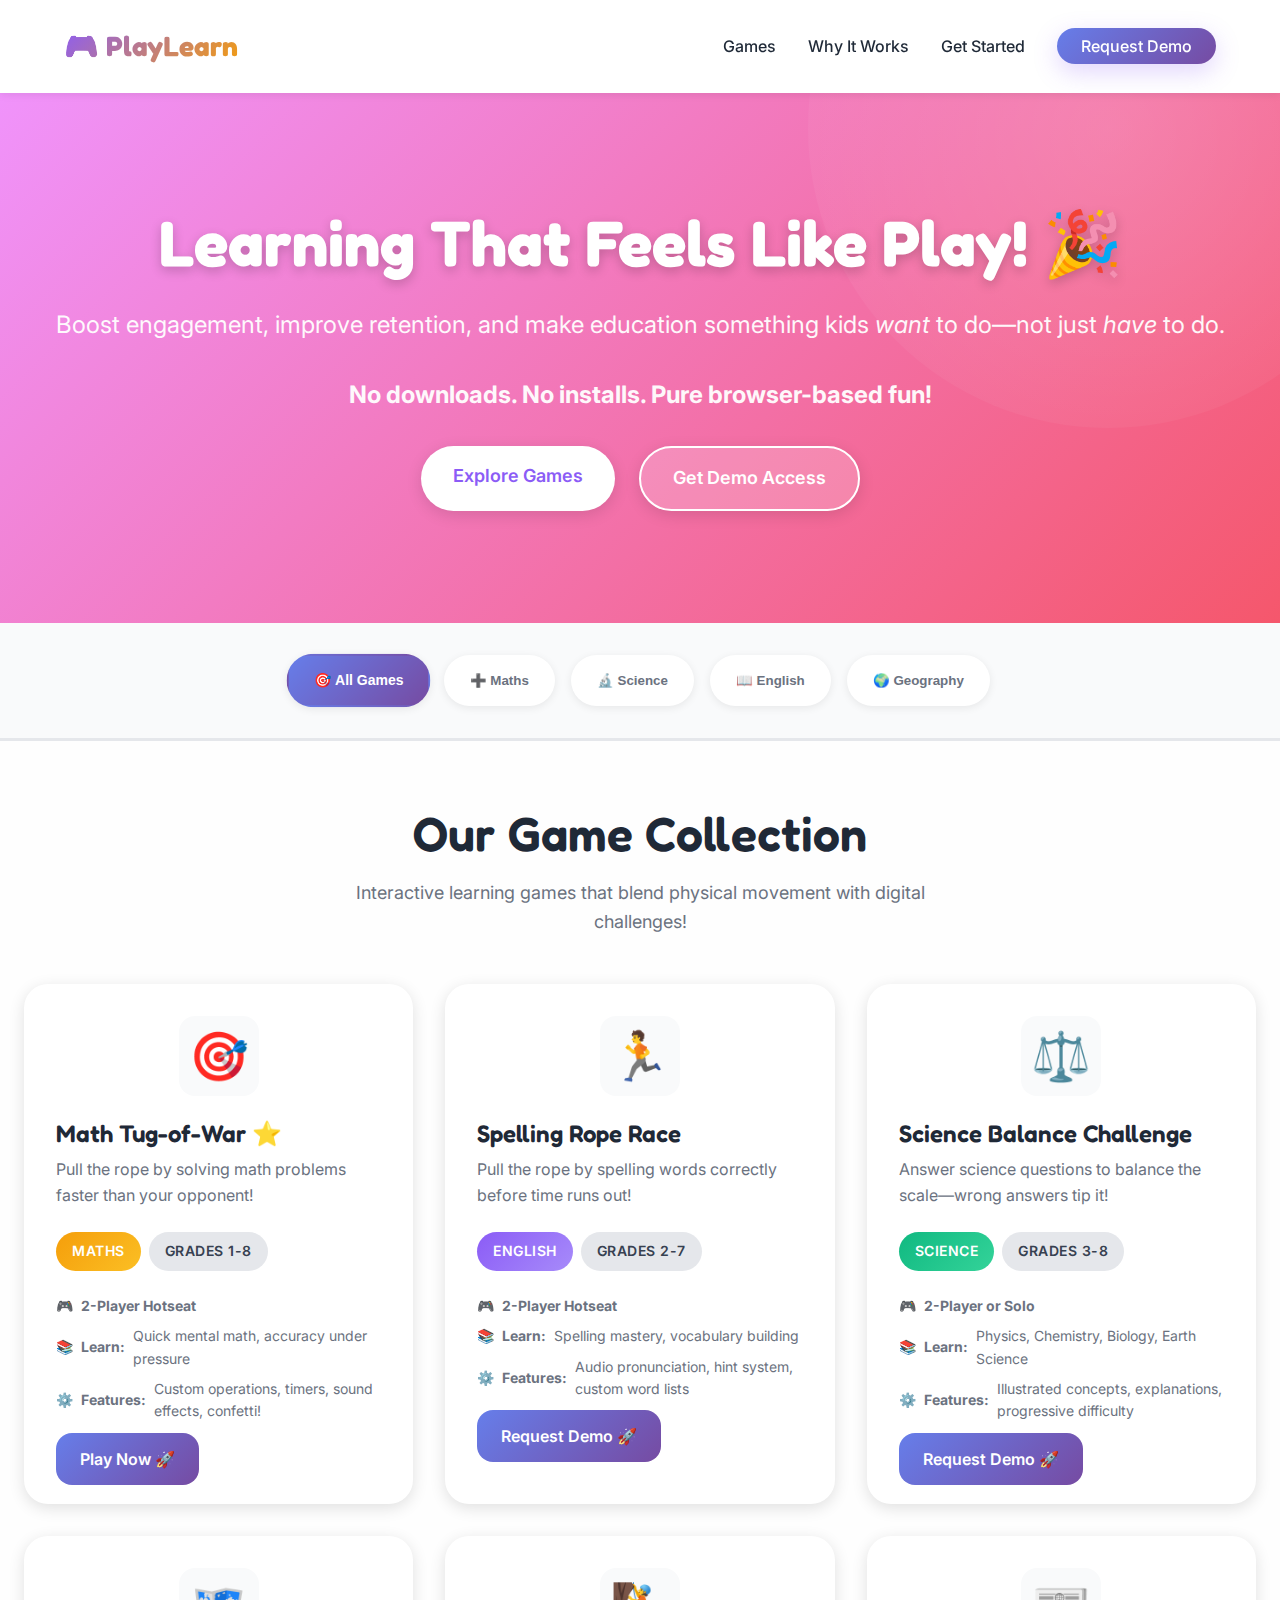
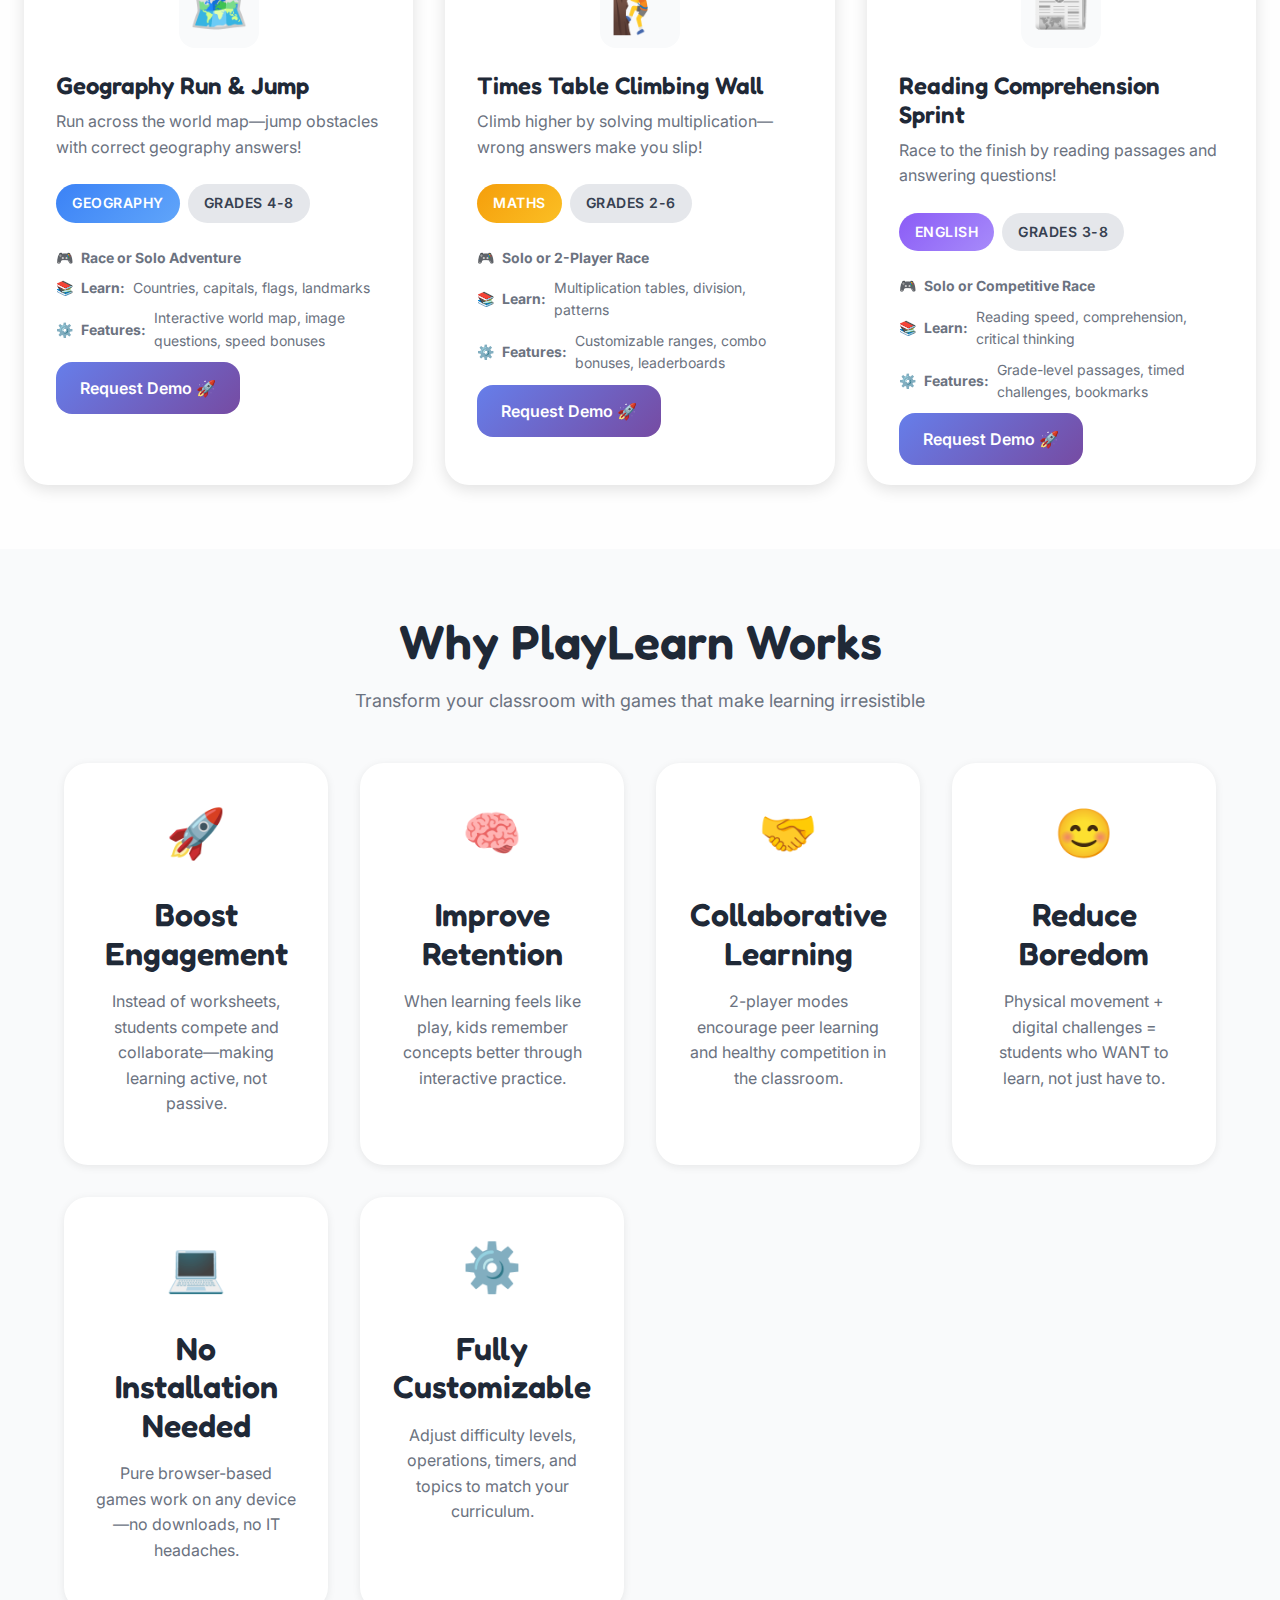
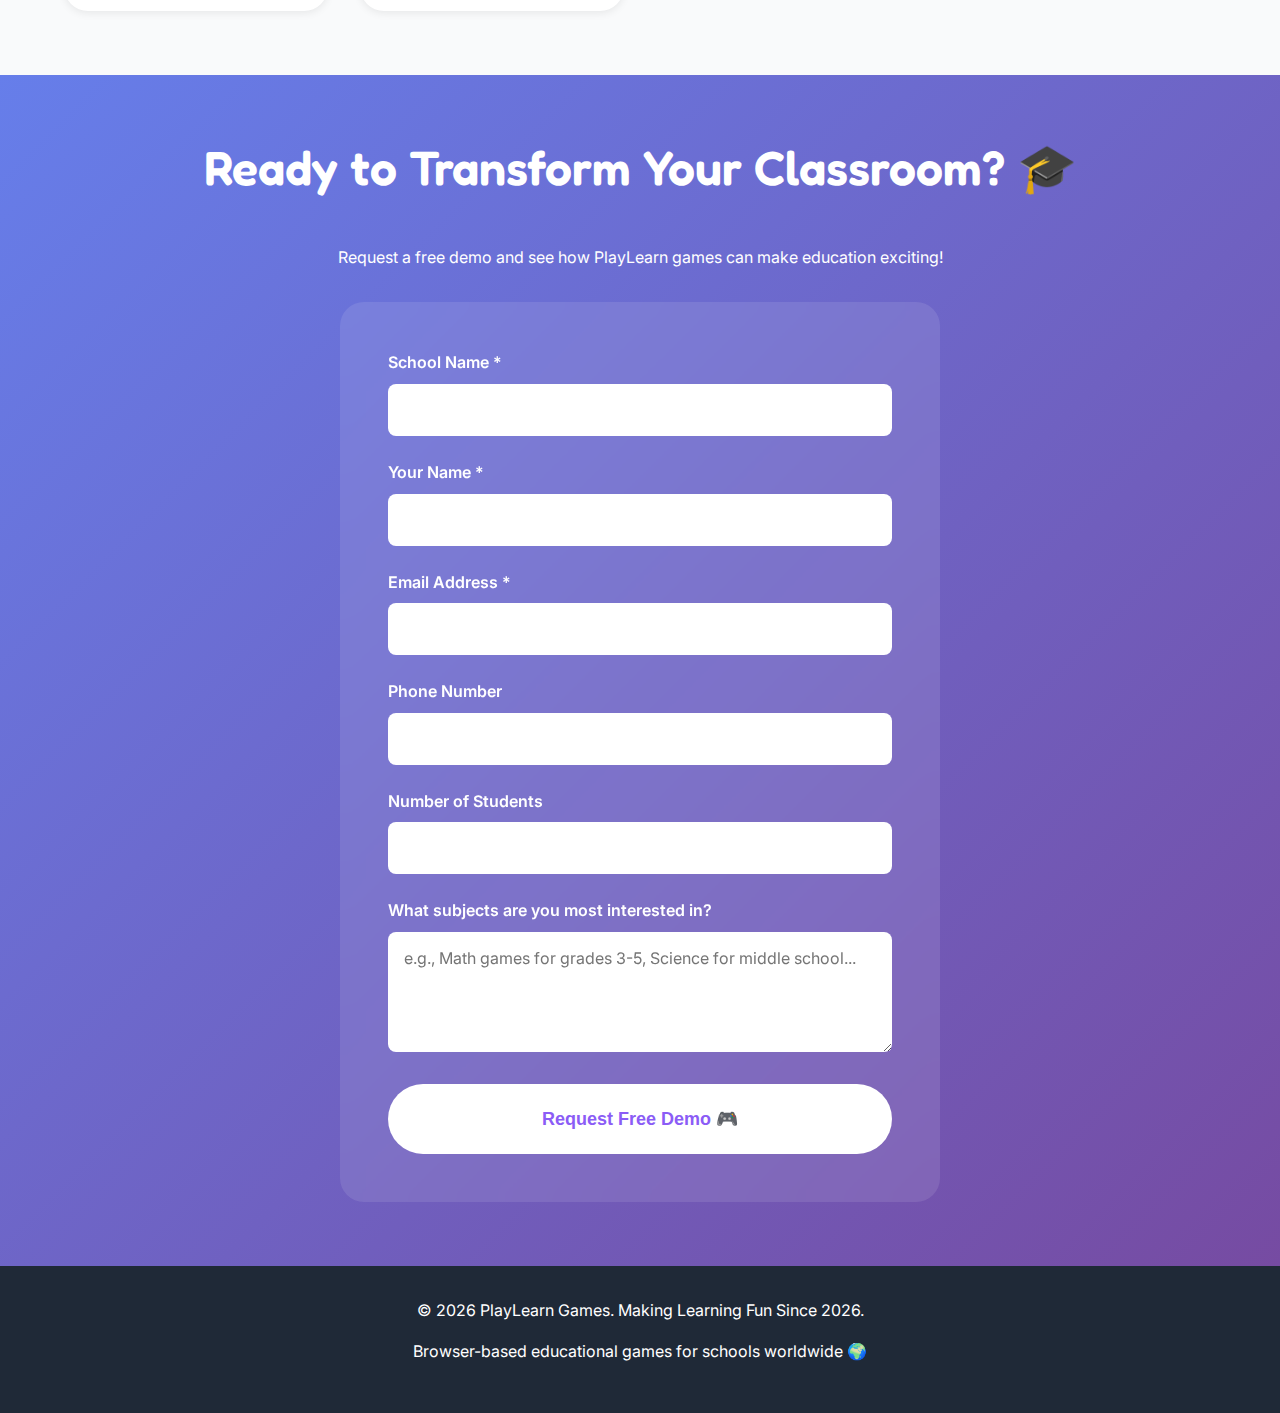
<file: index.html>
<!DOCTYPE html>
<html lang="en">

<head>
    <meta charset="UTF-8">
    <meta name="viewport" content="width=device-width, initial-scale=1.0">
    <meta name="description"
        content="Interactive educational games that blend physical movement with digital learning. Math, Science, English, and Geography games designed to boost engagement and make learning fun for kids!">
    <meta name="keywords"
        content="educational games, learning games, math games, science games, kids education, interactive learning, classroom games">
    <title>PlayLearn Games - Where Learning Feels Like Play! 🎮📚</title>
    <link rel="stylesheet" href="style.css">
</head>

<body>
    <!-- Header & Navigation -->
    <header>
        <nav class="container">
            <div class="logo">🎮 PlayLearn</div>
            <ul class="nav-links">
                <li><a href="#games">Games</a></li>
                <li><a href="#benefits">Why It Works</a></li>
                <li><a href="#contact">Get Started</a></li>
                <li><a href="#contact" class="btn-cta-nav">Request Demo</a></li>
            </ul>
            <button class="menu-toggle" aria-label="Toggle menu">☰</button>
        </nav>
    </header>

    <!-- Hero Section -->
    <section class="hero">
        <div class="container hero-content">
            <h1>Learning That Feels Like Play! 🎉</h1>
            <p class="hero-subtitle">
                Boost engagement, improve retention, and make education something kids <em>want</em> to do—not just
                <em>have</em> to do.
            </p>
            <p class="hero-subtitle">
                <strong>No downloads. No installs. Pure browser-based fun!</strong>
            </p>
            <div class="hero-buttons">
                <a href="#games" class="btn btn-primary">Explore Games</a>
                <a href="#contact" class="btn btn-secondary">Get Demo Access</a>
            </div>
        </div>
    </section>

    <!-- Category Navigation -->
    <section class="category-nav" id="games">
        <div class="container">
            <div class="category-tabs">
                <button class="category-tab active" data-category="all">🎯 All Games</button>
                <button class="category-tab" data-category="maths">➕ Maths</button>
                <button class="category-tab" data-category="science">🔬 Science</button>
                <button class="category-tab" data-category="english">📖 English</button>
                <button class="category-tab" data-category="geography">🌍 Geography</button>
            </div>
        </div>
    </section>

    <!-- Games Showcase Section -->
    <section class="games-section">
        <div class="container-wide">
            <div class="section-header">
                <h2>Our Game Collection</h2>
                <p>Interactive learning games that blend physical movement with digital challenges!</p>
            </div>

            <div class="games-grid">
                <!-- Game 1: Math Tug-of-War -->
                <div class="game-card" data-category="maths">
                    <div class="game-icon">🎯</div>
                    <h3 class="game-title">Math Tug-of-War ⭐</h3>
                    <p class="game-hook">Pull the rope by solving math problems faster than your opponent!</p>

                    <div class="game-meta">
                        <span class="badge badge-maths">Maths</span>
                        <span class="badge" style="background: #E5E7EB; color: #374151;">Grades 1-8</span>
                    </div>

                    <div class="game-details">
                        <div>🎮 <strong>2-Player Hotseat</strong></div>
                        <div>📚 <strong>Learn:</strong> Quick mental math, accuracy under pressure</div>
                        <div>⚙️ <strong>Features:</strong> Custom operations, timers, sound effects, confetti!</div>
                    </div>

                    <a href="games/math-tug-of-war/game.html" class="btn-play">Play Now 🚀</a>
                </div>

                <!-- Game 2: Spelling Rope Race -->
                <div class="game-card" data-category="english">
                    <div class="game-icon">🏃</div>
                    <h3 class="game-title">Spelling Rope Race</h3>
                    <p class="game-hook">Pull the rope by spelling words correctly before time runs out!</p>

                    <div class="game-meta">
                        <span class="badge badge-english">English</span>
                        <span class="badge" style="background: #E5E7EB; color: #374151;">Grades 2-7</span>
                    </div>

                    <div class="game-details">
                        <div>🎮 <strong>2-Player Hotseat</strong></div>
                        <div>📚 <strong>Learn:</strong> Spelling mastery, vocabulary building</div>
                        <div>⚙️ <strong>Features:</strong> Audio pronunciation, hint system, custom word lists</div>
                    </div>

                    <a href="#contact" class="btn-play">Request Demo 🚀</a>
                </div>

                <!-- Game 3: Science Balance Challenge -->
                <div class="game-card" data-category="science">
                    <div class="game-icon">⚖️</div>
                    <h3 class="game-title">Science Balance Challenge</h3>
                    <p class="game-hook">Answer science questions to balance the scale—wrong answers tip it!</p>

                    <div class="game-meta">
                        <span class="badge badge-science">Science</span>
                        <span class="badge" style="background: #E5E7EB; color: #374151;">Grades 3-8</span>
                    </div>

                    <div class="game-details">
                        <div>🎮 <strong>2-Player or Solo</strong></div>
                        <div>📚 <strong>Learn:</strong> Physics, Chemistry, Biology, Earth Science</div>
                        <div>⚙️ <strong>Features:</strong> Illustrated concepts, explanations, progressive difficulty
                        </div>
                    </div>

                    <a href="#contact" class="btn-play">Request Demo 🚀</a>
                </div>

                <!-- Game 4: Geography Run & Jump -->
                <div class="game-card" data-category="geography">
                    <div class="game-icon">🗺️</div>
                    <h3 class="game-title">Geography Run & Jump</h3>
                    <p class="game-hook">Run across the world map—jump obstacles with correct geography answers!</p>

                    <div class="game-meta">
                        <span class="badge badge-geography">Geography</span>
                        <span class="badge" style="background: #E5E7EB; color: #374151;">Grades 4-8</span>
                    </div>

                    <div class="game-details">
                        <div>🎮 <strong>Race or Solo Adventure</strong></div>
                        <div>📚 <strong>Learn:</strong> Countries, capitals, flags, landmarks</div>
                        <div>⚙️ <strong>Features:</strong> Interactive world map, image questions, speed bonuses</div>
                    </div>

                    <a href="#contact" class="btn-play">Request Demo 🚀</a>
                </div>

                <!-- Game 5: Times Table Climbing Wall -->
                <div class="game-card" data-category="maths">
                    <div class="game-icon">🧗</div>
                    <h3 class="game-title">Times Table Climbing Wall</h3>
                    <p class="game-hook">Climb higher by solving multiplication—wrong answers make you slip!</p>

                    <div class="game-meta">
                        <span class="badge badge-maths">Maths</span>
                        <span class="badge" style="background: #E5E7EB; color: #374151;">Grades 2-6</span>
                    </div>

                    <div class="game-details">
                        <div>🎮 <strong>Solo or 2-Player Race</strong></div>
                        <div>📚 <strong>Learn:</strong> Multiplication tables, division, patterns</div>
                        <div>⚙️ <strong>Features:</strong> Customizable ranges, combo bonuses, leaderboards</div>
                    </div>

                    <a href="#contact" class="btn-play">Request Demo 🚀</a>
                </div>

                <!-- Game 6: Reading Comprehension Sprint -->
                <div class="game-card" data-category="english">
                    <div class="game-icon">📰</div>
                    <h3 class="game-title">Reading Comprehension Sprint</h3>
                    <p class="game-hook">Race to the finish by reading passages and answering questions!</p>

                    <div class="game-meta">
                        <span class="badge badge-english">English</span>
                        <span class="badge" style="background: #E5E7EB; color: #374151;">Grades 3-8</span>
                    </div>

                    <div class="game-details">
                        <div>🎮 <strong>Solo or Competitive Race</strong></div>
                        <div>📚 <strong>Learn:</strong> Reading speed, comprehension, critical thinking</div>
                        <div>⚙️ <strong>Features:</strong> Grade-level passages, timed challenges, bookmarks</div>
                    </div>

                    <a href="#contact" class="btn-play">Request Demo 🚀</a>
                </div>
            </div>
        </div>
    </section>

    <!-- Benefits Section -->
    <section class="benefits-section" id="benefits">
        <div class="container">
            <div class="section-header">
                <h2>Why PlayLearn Works</h2>
                <p>Transform your classroom with games that make learning irresistible</p>
            </div>

            <div class="benefits-grid">
                <div class="benefit-card">
                    <div class="benefit-icon">🚀</div>
                    <h3>Boost Engagement</h3>
                    <p>Instead of worksheets, students compete and collaborate—making learning active, not passive.</p>
                </div>

                <div class="benefit-card">
                    <div class="benefit-icon">🧠</div>
                    <h3>Improve Retention</h3>
                    <p>When learning feels like play, kids remember concepts better through interactive practice.</p>
                </div>

                <div class="benefit-card">
                    <div class="benefit-icon">🤝</div>
                    <h3>Collaborative Learning</h3>
                    <p>2-player modes encourage peer learning and healthy competition in the classroom.</p>
                </div>

                <div class="benefit-card">
                    <div class="benefit-icon">😊</div>
                    <h3>Reduce Boredom</h3>
                    <p>Physical movement + digital challenges = students who WANT to learn, not just have to.</p>
                </div>

                <div class="benefit-card">
                    <div class="benefit-icon">💻</div>
                    <h3>No Installation Needed</h3>
                    <p>Pure browser-based games work on any device—no downloads, no IT headaches.</p>
                </div>

                <div class="benefit-card">
                    <div class="benefit-icon">⚙️</div>
                    <h3>Fully Customizable</h3>
                    <p>Adjust difficulty levels, operations, timers, and topics to match your curriculum.</p>
                </div>
            </div>
        </div>
    </section>

    <!-- Contact/Demo Request Section -->
    <section class="contact-section" id="contact">
        <div class="container">
            <h2>Ready to Transform Your Classroom? 🎓</h2>
            <p class="text-center" style="margin-bottom: 2rem;">Request a free demo and see how PlayLearn games can make
                education exciting!</p>

            <form class="contact-form" id="contactForm">
                <div class="form-group">
                    <label for="schoolName">School Name *</label>
                    <input type="text" id="schoolName" name="schoolName" required>
                </div>

                <div class="form-group">
                    <label for="contactName">Your Name *</label>
                    <input type="text" id="contactName" name="contactName" required>
                </div>

                <div class="form-group">
                    <label for="email">Email Address *</label>
                    <input type="email" id="email" name="email" required>
                </div>

                <div class="form-group">
                    <label for="phone">Phone Number</label>
                    <input type="tel" id="phone" name="phone">
                </div>

                <div class="form-group">
                    <label for="students">Number of Students</label>
                    <input type="number" id="students" name="students" min="1">
                </div>

                <div class="form-group">
                    <label for="message">What subjects are you most interested in?</label>
                    <textarea id="message" name="message"
                        placeholder="e.g., Math games for grades 3-5, Science for middle school..."></textarea>
                </div>

                <button type="submit" class="btn-submit">Request Free Demo 🎮</button>
            </form>
        </div>
    </section>

    <!-- Footer -->
    <footer>
        <div class="container">
            <p>&copy; 2026 PlayLearn Games. Making Learning Fun Since 2026.</p>
            <p>Browser-based educational games for schools worldwide 🌍</p>
        </div>
    </footer>

    <script src="script.js"></script>
</body>

</html>
</file>
<file: style.css>
/* ========================================
   Educational Games Platform - Styles
   Kid-Focused, Vibrant, Playful Design
   ======================================== */

/* Import Playful Fonts */
@import url('https://fonts.googleapis.com/css2?family=Fredoka:wght@400;500;600;700&family=Inter:wght@400;500;600;700&display=swap');

/* ========================================
   CSS Variables - Color Palette & Theme
   ======================================== */
:root {
    /* Vibrant Primary Colors */
    --color-primary: #8B5CF6;        /* Playful Purple */
    --color-secondary: #F59E0B;      /* Energetic Orange */
    --color-accent: #10B981;         /* Fun Green */
    --color-info: #3B82F6;           /* Bright Blue */
    
    /* Category Colors */
    --color-maths: #F59E0B;          /* Orange */
    --color-science: #10B981;        /* Green */
    --color-english: #8B5CF6;        /* Purple */
    --color-geography: #3B82F6;      /* Blue */
    
    /* Background & Surface */
    --bg-primary: #FEFEFE;
    --bg-secondary: #F9FAFB;
    --bg-gradient: linear-gradient(135deg, #667eea 0%, #764ba2 100%);
    --bg-hero: linear-gradient(135deg, #f093fb 0%, #f5576c 100%);
    
    /* Text Colors */
    --text-primary: #1F2937;
    --text-secondary: #6B7280;
    --text-light: #9CA3AF;
    --text-white: #FFFFFF;
    
    /* Shadows & Effects */
    --shadow-sm: 0 2px 8px rgba(0, 0, 0, 0.08);
    --shadow-md: 0 4px 16px rgba(0, 0, 0, 0.12);
    --shadow-lg: 0 8px 32px rgba(0, 0, 0, 0.16);
    --shadow-colorful: 0 8px 24px rgba(139, 92, 246, 0.25);
    
    /* Spacing */
    --spacing-xs: 0.5rem;
    --spacing-sm: 1rem;
    --spacing-md: 1.5rem;
    --spacing-lg: 2rem;
    --spacing-xl: 3rem;
    --spacing-2xl: 4rem;
    
    /* Border Radius */
    --radius-sm: 8px;
    --radius-md: 16px;
    --radius-lg: 24px;
    --radius-full: 9999px;
    
    /* Transitions */
    --transition-fast: 0.2s ease;
    --transition-normal: 0.3s cubic-bezier(0.4, 0, 0.2, 1);
    --transition-bouncy: 0.4s cubic-bezier(0.68, -0.55, 0.265, 1.55);
}

/* ========================================
   Base Reset & Typography
   ======================================== */
* {
    margin: 0;
    padding: 0;
    box-sizing: border-box;
}

html {
    scroll-behavior: smooth;
    font-size: 16px;
}

body {
    font-family: 'Inter', sans-serif;
    color: var(--text-primary);
    background: var(--bg-primary);
    line-height: 1.6;
    overflow-x: hidden;
}

h1, h2, h3, h4, h5 {
    font-family: 'Fredoka', sans-serif;
    font-weight: 600;
    line-height: 1.2;
    margin-bottom: var(--spacing-sm);
}

h1 {
    font-size: clamp(2.5rem, 5vw, 4rem);
    font-weight: 700;
}

h2 {
    font-size: clamp(2rem, 4vw, 3rem);
}

h3 {
    font-size: clamp(1.5rem, 3vw, 2rem);
}

p {
    margin-bottom: var(--spacing-sm);
}

a {
    text-decoration: none;
    color: inherit;
    transition: var(--transition-normal);
}

img {
    max-width: 100%;
    height: auto;
    display: block;
}

/* ========================================
   Utility Classes
   ======================================== */
.container {
    max-width: 1200px;
    margin: 0 auto;
    padding: 0 var(--spacing-md);
}

.container-wide {
    max-width: 1400px;
    margin: 0 auto;
    padding: 0 var(--spacing-md);
}

.text-center {
    text-align: center;
}

.section-padding {
    padding: var(--spacing-2xl) 0;
}

/* Badge Styles */
.badge {
    display: inline-block;
    padding: var(--spacing-xs) var(--spacing-sm);
    border-radius: var(--radius-full);
    font-size: 0.875rem;
    font-weight: 600;
    text-transform: uppercase;
    letter-spacing: 0.5px;
}

.badge-maths {
    background: linear-gradient(135deg, #F59E0B, #FBBF24);
    color: var(--text-white);
}

.badge-science {
    background: linear-gradient(135deg, #10B981, #34D399);
    color: var(--text-white);
}

.badge-english {
    background: linear-gradient(135deg, #8B5CF6, #A78BFA);
    color: var(--text-white);
}

.badge-geography {
    background: linear-gradient(135deg, #3B82F6, #60A5FA);
    color: var(--text-white);
}

/* ========================================
   Header & Navigation
   ======================================== */
header {
    background: var(--text-white);
    box-shadow: var(--shadow-sm);
    position: sticky;
    top: 0;
    z-index: 1000;
    padding: var(--spacing-md) 0;
}

nav {
    display: flex;
    justify-content: space-between;
    align-items: center;
}

.logo {
    font-family: 'Fredoka', sans-serif;
    font-size: 1.75rem;
    font-weight: 700;
    background: linear-gradient(135deg, #8B5CF6, #F59E0B);
    -webkit-background-clip: text;
    -webkit-text-fill-color: transparent;
    background-clip: text;
}

.nav-links {
    display: flex;
    list-style: none;
    gap: var(--spacing-lg);
}

.nav-links a {
    font-weight: 500;
    transition: var(--transition-normal);
}

.nav-links a:hover {
    color: var(--color-primary);
    transform: translateY(-2px);
}

.btn-cta-nav {
    background: var(--bg-gradient);
    color: var(--text-white);
    padding: var(--spacing-xs) var(--spacing-md);
    border-radius: var(--radius-full);
    font-weight: 600;
    box-shadow: var(--shadow-colorful);
    transition: var(--transition-bouncy);
}

.btn-cta-nav:hover {
    transform: translateY(-2px) scale(1.05);
    box-shadow: 0 12px 32px rgba(139, 92, 246, 0.35);
}

/* Mobile Menu Toggle */
.menu-toggle {
    display: none;
    background: none;
    border: none;
    font-size: 1.5rem;
    cursor: pointer;
    color: var(--text-primary);
}

/* ========================================
   Hero Section
   ======================================== */
.hero {
    background: var(--bg-hero);
    color: var(--text-white);
    padding: var(--spacing-2xl) 0;
    position: relative;
    overflow: hidden;
}

.hero::before {
    content: '';
    position: absolute;
    top: -50%;
    right: -10%;
    width: 600px;
    height: 600px;
    background: radial-gradient(circle, rgba(255, 255, 255, 0.15), transparent);
    border-radius: 50%;
    animation: float 6s ease-in-out infinite;
}

.hero-content {
    position: relative;
    z-index: 10;
    text-align: center;
    padding: var(--spacing-xl) 0;
}

.hero h1 {
    margin-bottom: var(--spacing-md);
    text-shadow: 0 4px 12px rgba(0, 0, 0, 0.2);
}

.hero-subtitle {
    font-size: clamp(1.125rem, 2vw, 1.5rem);
    margin-bottom: var(--spacing-lg);
    opacity: 0.95;
}

.hero-buttons {
    display: flex;
    gap: var(--spacing-md);
    justify-content: center;
    flex-wrap: wrap;
    margin-top: var(--spacing-lg);
}

/* Button Styles */
.btn {
    display: inline-block;
    padding: 1rem 2rem;
    border-radius: var(--radius-full);
    font-weight: 600;
    font-size: 1.125rem;
    cursor: pointer;
    border: none;
    transition: var(--transition-bouncy);
    box-shadow: var(--shadow-md);
}

.btn-primary {
    background: var(--text-white);
    color: var(--color-primary);
}

.btn-primary:hover {
    transform: translateY(-4px) scale(1.05);
    box-shadow: 0 12px 32px rgba(255, 255, 255, 0.3);
}

.btn-secondary {
    background: rgba(255, 255, 255, 0.2);
    color: var(--text-white);
    border: 2px solid var(--text-white);
}

.btn-secondary:hover {
    background: var(--text-white);
    color: var(--color-primary);
    transform: translateY(-4px) scale(1.05);
}

/* ========================================
   Category Navigation
   ======================================== */
.category-nav {
    background: var(--bg-secondary);
    padding: var(--spacing-lg) 0;
    border-bottom: 3px solid #E5E7EB;
}

.category-tabs {
    display: flex;
    justify-content: center;
    gap: var(--spacing-sm);
    flex-wrap: wrap;
}

.category-tab {
    padding: var(--spacing-sm) var(--spacing-md);
    border-radius: var(--radius-full);
    background: var(--text-white);
    color: var(--text-secondary);
    font-weight: 600;
    cursor: pointer;
    transition: var(--transition-bouncy);
    border: 2px solid transparent;
    box-shadow: var(--shadow-sm);
}

.category-tab:hover {
    transform: translateY(-2px);
    box-shadow: var(--shadow-md);
}

.category-tab.active {
    color: var(--text-white);
    border-color: transparent;
    transform: scale(1.05);
}

.category-tab.active[data-category="all"] {
    background: var(--bg-gradient);
}

.category-tab.active[data-category="maths"] {
    background: linear-gradient(135deg, #F59E0B, #FBBF24);
}

.category-tab.active[data-category="science"] {
    background: linear-gradient(135deg, #10B981, #34D399);
}

.category-tab.active[data-category="english"] {
    background: linear-gradient(135deg, #8B5CF6, #A78BFA);
}

.category-tab.active[data-category="geography"] {
    background: linear-gradient(135deg, #3B82F6, #60A5FA);
}

/* ========================================
   Games Showcase Section
   ======================================== */
.games-section {
    padding: var(--spacing-2xl) 0;
    background: var(--bg-primary);
}

.section-header {
    text-align: center;
    margin-bottom: var(--spacing-xl);
}

.section-header h2 {
    color: var(--text-primary);
}

.section-header p {
    color: var(--text-secondary);
    font-size: 1.125rem;
    max-width: 600px;
    margin: 0 auto;
}

.games-grid {
    display: grid;
    grid-template-columns: repeat(auto-fit, minmax(320px, 1fr));
    gap: var(--spacing-lg);
    margin-top: var(--spacing-xl);
}

/* Game Card Styles */
.game-card {
    background: var(--text-white);
    border-radius: var(--radius-lg);
    padding: var(--spacing-lg);
    box-shadow: var(--shadow-md);
    transition: var(--transition-bouncy);
    cursor: pointer;
    position: relative;
    overflow: hidden;
    opacity: 1;
    transform: scale(1);
}

.game-card::before {
    content: '';
    position: absolute;
    top: 0;
    left: 0;
    right: 0;
    height: 6px;
    background: var(--bg-gradient);
    transform: scaleX(0);
    transition: var(--transition-bouncy);
}

.game-card:hover::before {
    transform: scaleX(1);
}

.game-card:hover {
    transform: translateY(-8px) scale(1.02);
    box-shadow: var(--shadow-lg);
}

.game-card.hidden {
    display: none;
}

.game-icon {
    width: 80px;
    height: 80px;
    margin: 0 auto var(--spacing-md);
    border-radius: var(--radius-md);
    display: flex;
    align-items: center;
    justify-content: center;
    font-size: 3rem;
    background: var(--bg-secondary);
}

.game-title {
    font-size: 1.5rem;
    margin-bottom: var(--spacing-xs);
    color: var(--text-primary);
}

.game-hook {
    color: var(--text-secondary);
    margin-bottom: var(--spacing-md);
    font-size: 1rem;
}

.game-meta {
    display: flex;
    flex-wrap: wrap;
    gap: var(--spacing-xs);
    margin-bottom: var(--spacing-md);
}

.game-details {
    display: flex;
    flex-direction: column;
    gap: var(--spacing-xs);
    margin-bottom: var(--spacing-md);
    color: var(--text-secondary);
    font-size: 0.875rem;
}

.game-details div {
    display: flex;
    align-items: center;
    gap: var(--spacing-xs);
}

.btn-play {
    width: 100%;
    background: var(--bg-gradient);
    color: var(--text-white);
    padding: var(--spacing-sm) var(--spacing-md);
    border-radius: var(--radius-md);
    font-weight: 600;
    text-align: center;
    transition: var(--transition-bouncy);
}

.btn-play:hover {
    transform: scale(1.05);
    box-shadow: var(--shadow-colorful);
}

/* ========================================
   Benefits Section
   ======================================== */
.benefits-section {
    background: var(--bg-secondary);
    padding: var(--spacing-2xl) 0;
}

.benefits-grid {
    display: grid;
    grid-template-columns: repeat(auto-fit, minmax(250px, 1fr));
    gap: var(--spacing-lg);
    margin-top: var(--spacing-xl);
}

.benefit-card {
    text-align: center;
    padding: var(--spacing-lg);
    background: var(--text-white);
    border-radius: var(--radius-lg);
    box-shadow: var(--shadow-sm);
    transition: var(--transition-normal);
}

.benefit-card:hover {
    transform: translateY(-4px);
    box-shadow: var(--shadow-md);
}

.benefit-icon {
    font-size: 3rem;
    margin-bottom: var(--spacing-md);
}

.benefit-card h3 {
    color: var(--text-primary);
    margin-bottom: var(--spacing-sm);
}

.benefit-card p {
    color: var(--text-secondary);
}

/* ========================================
   Contact Section
   ======================================== */
.contact-section {
    padding: var(--spacing-2xl) 0;
    background: linear-gradient(135deg, #667eea 0%, #764ba2 100%);
    color: var(--text-white);
}

.contact-section h2 {
    text-align: center;
    margin-bottom: var(--spacing-xl);
}

.contact-form {
    max-width: 600px;
    margin: 0 auto;
    background: rgba(255, 255, 255, 0.1);
    padding: var(--spacing-xl);
    border-radius: var(--radius-lg);
    backdrop-filter: blur(10px);
}

.form-group {
    margin-bottom: var(--spacing-md);
}

.form-group label {
    display: block;
    margin-bottom: var(--spacing-xs);
    font-weight: 600;
}

.form-group input,
.form-group textarea {
    width: 100%;
    padding: var(--spacing-sm);
    border-radius: var(--radius-sm);
    border: none;
    font-family: 'Inter', sans-serif;
    font-size: 1rem;
}

.form-group textarea {
    resize: vertical;
    min-height: 120px;
}

.btn-submit {
    background: var(--text-white);
    color: var(--color-primary);
    width: 100%;
    padding: var(--spacing-md);
    border-radius: var(--radius-full);
    font-weight: 600;
    font-size: 1.125rem;
    border: none;
    cursor: pointer;
    transition: var(--transition-bouncy);
}

.btn-submit:hover {
    transform: scale(1.05);
    box-shadow: 0 8px 24px rgba(255, 255, 255, 0.3);
}

/* ========================================
   Footer
   ======================================== */
footer {
    background: var(--text-primary);
    color: var(--text-white);
    padding: var(--spacing-lg) 0;
    text-align: center;
}

/* ========================================
   Animations
   ======================================== */
@keyframes float {
    0%, 100% {
        transform: translateY(0) rotate(0deg);
    }
    50% {
        transform: translateY(-20px) rotate(5deg);
    }
}

@keyframes fadeIn {
    from {
        opacity: 0;
        transform: translateY(20px);
    }
    to {
        opacity: 1;
        transform: translateY(0);
    }
}

.fade-in {
    animation: fadeIn 0.6s ease forwards;
}

@keyframes shake {
    0%, 100% { transform: translateX(0); }
    25% { transform: translateX(-10px); }
    75% { transform: translateX(10px); }
}

/* ========================================
   Responsive Design
   ======================================== */
@media (max-width: 768px) {
    .nav-links {
        display: none;
        position: absolute;
        top: 100%;
        left: 0;
        right: 0;
        background: var(--text-white);
        flex-direction: column;
        padding: var(--spacing-md);
        box-shadow: var(--shadow-md);
    }
    
    .nav-links.active {
        display: flex;
    }
    
    .menu-toggle {
        display: block;
    }
    
    .hero-buttons {
        flex-direction: column;
        align-items: center;
    }
    
    .btn {
        width: 100%;
        max-width: 300px;
    }
    
    .category-tabs {
        justify-content: flex-start;
        overflow-x: auto;
        padding-bottom: var(--spacing-sm);
    }
    
    .games-grid {
        grid-template-columns: 1fr;
    }
}

@media (max-width: 480px) {
    html {
        font-size: 14px;
    }
    
    .container,
    .container-wide {
        padding: 0 var(--spacing-sm);
    }
}
</file>
